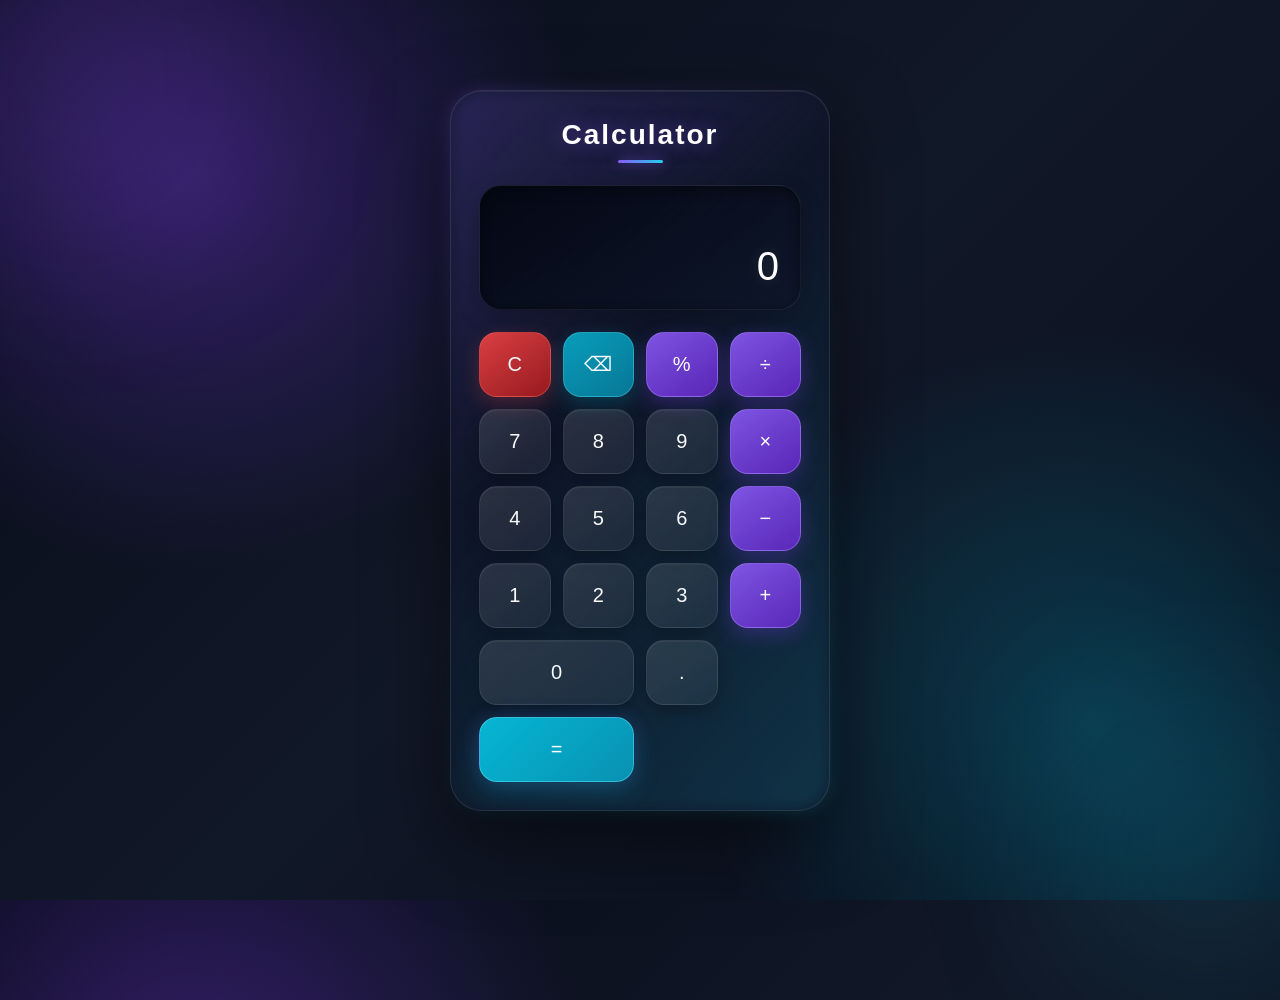
<file: WebDev-L2-Calculator/index.html>
<!DOCTYPE html>
<html lang="en">
<head>
    <meta charset="UTF-8">
    <meta name="viewport" content="width=device-width, initial-scale=1.0">

    <title>Professional Calculator</title>

    <!-- CSS file -->
    <link rel="stylesheet" href="style.css">
</head>

<body>

    <div class="calculator">

        <!-- Calculator heading -->
        <h1>Calculator</h1>

        <!-- Display -->
        <div class="display">
            <div class="previous-display" id="previousDisplay"></div>
            <div class="current-display" id="currentDisplay">0</div>
        </div>

        <!-- Calculator buttons -->
        <div class="buttons">

            <button class="clear" id="clear">C</button>
            <button class="delete" id="delete">⌫</button>
            <button class="operator">%</button>
            <button class="operator">÷</button>

            <button>7</button>
            <button>8</button>
            <button>9</button>
            <button class="operator">×</button>

            <button>4</button>
            <button>5</button>
            <button>6</button>
            <button class="operator">−</button>

            <button>1</button>
            <button>2</button>
            <button>3</button>
            <button class="operator">+</button>

            <button class="zero">0</button>
            <button>.</button>
            <button class="equals" id="equals">=</button>

        </div>

    </div>

    <!-- JavaScript file -->
    <script src="script.js"></script>

</body>
</html>
</file>
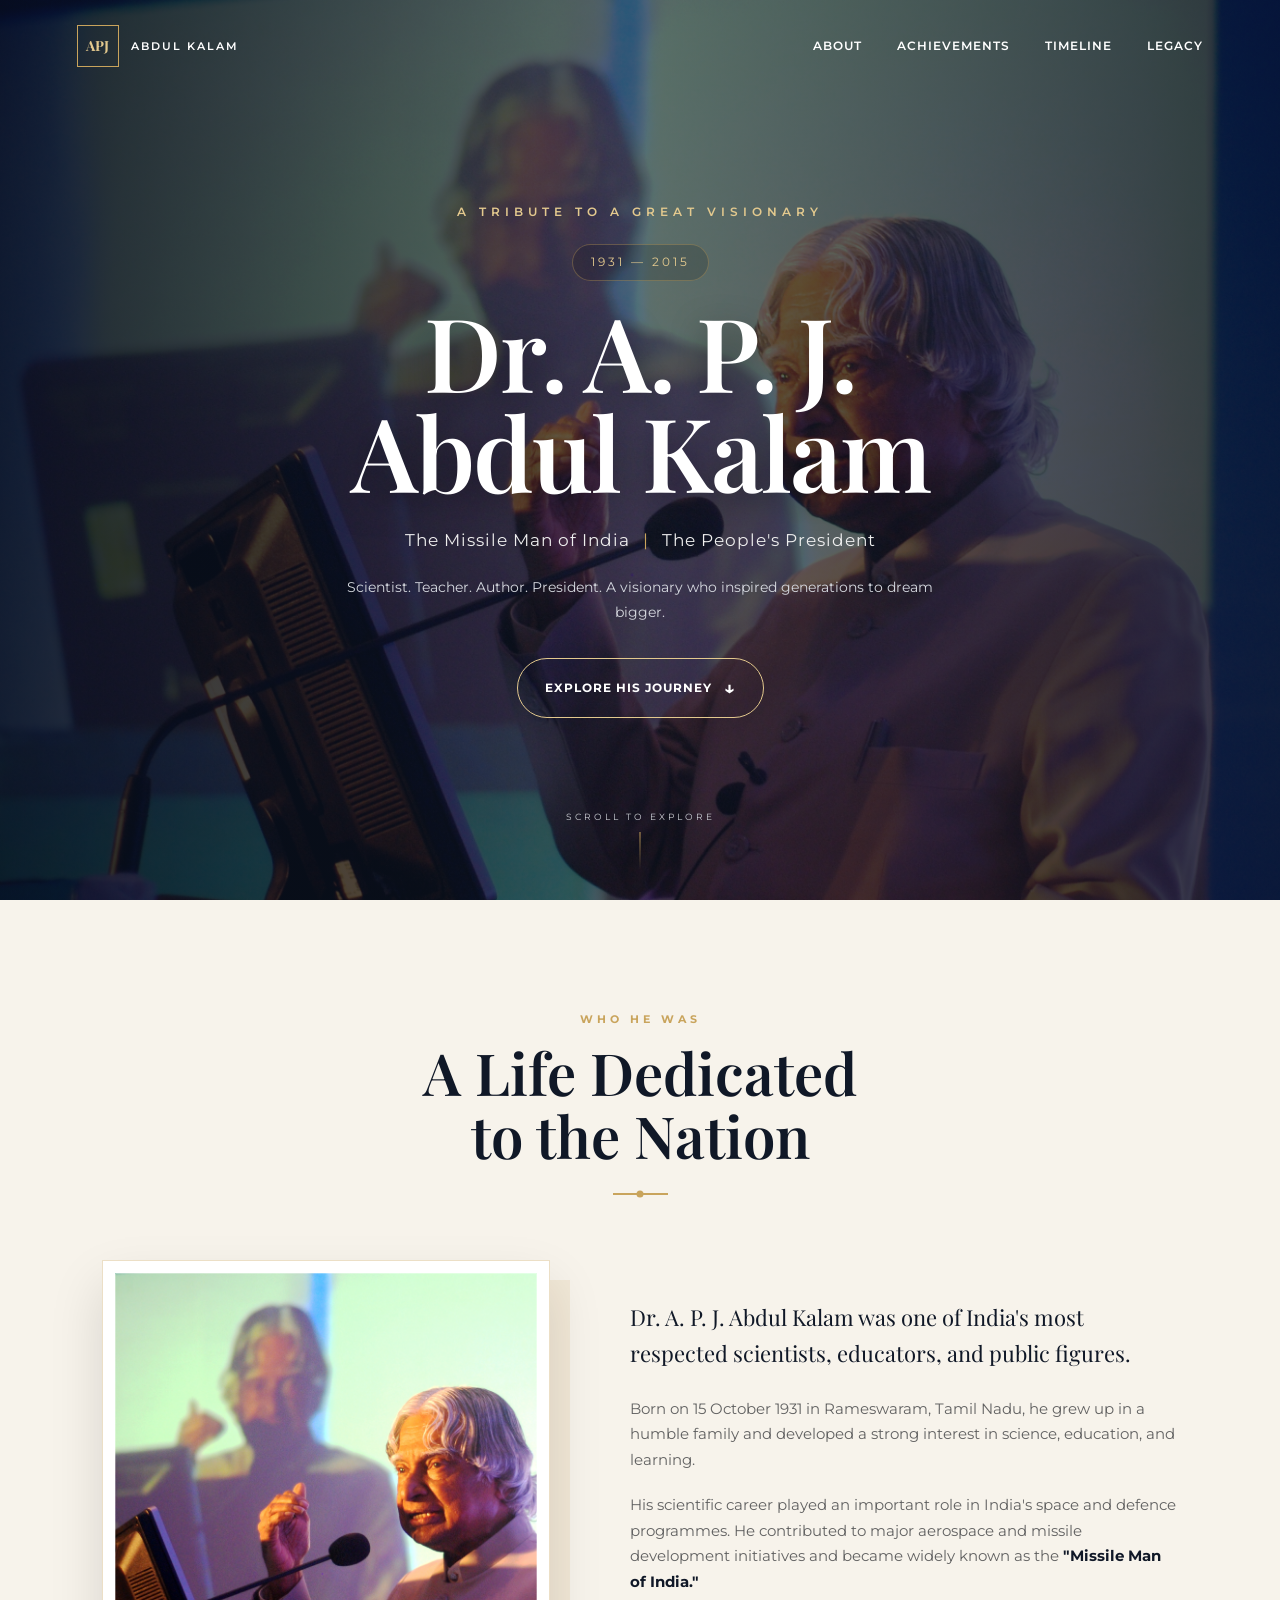
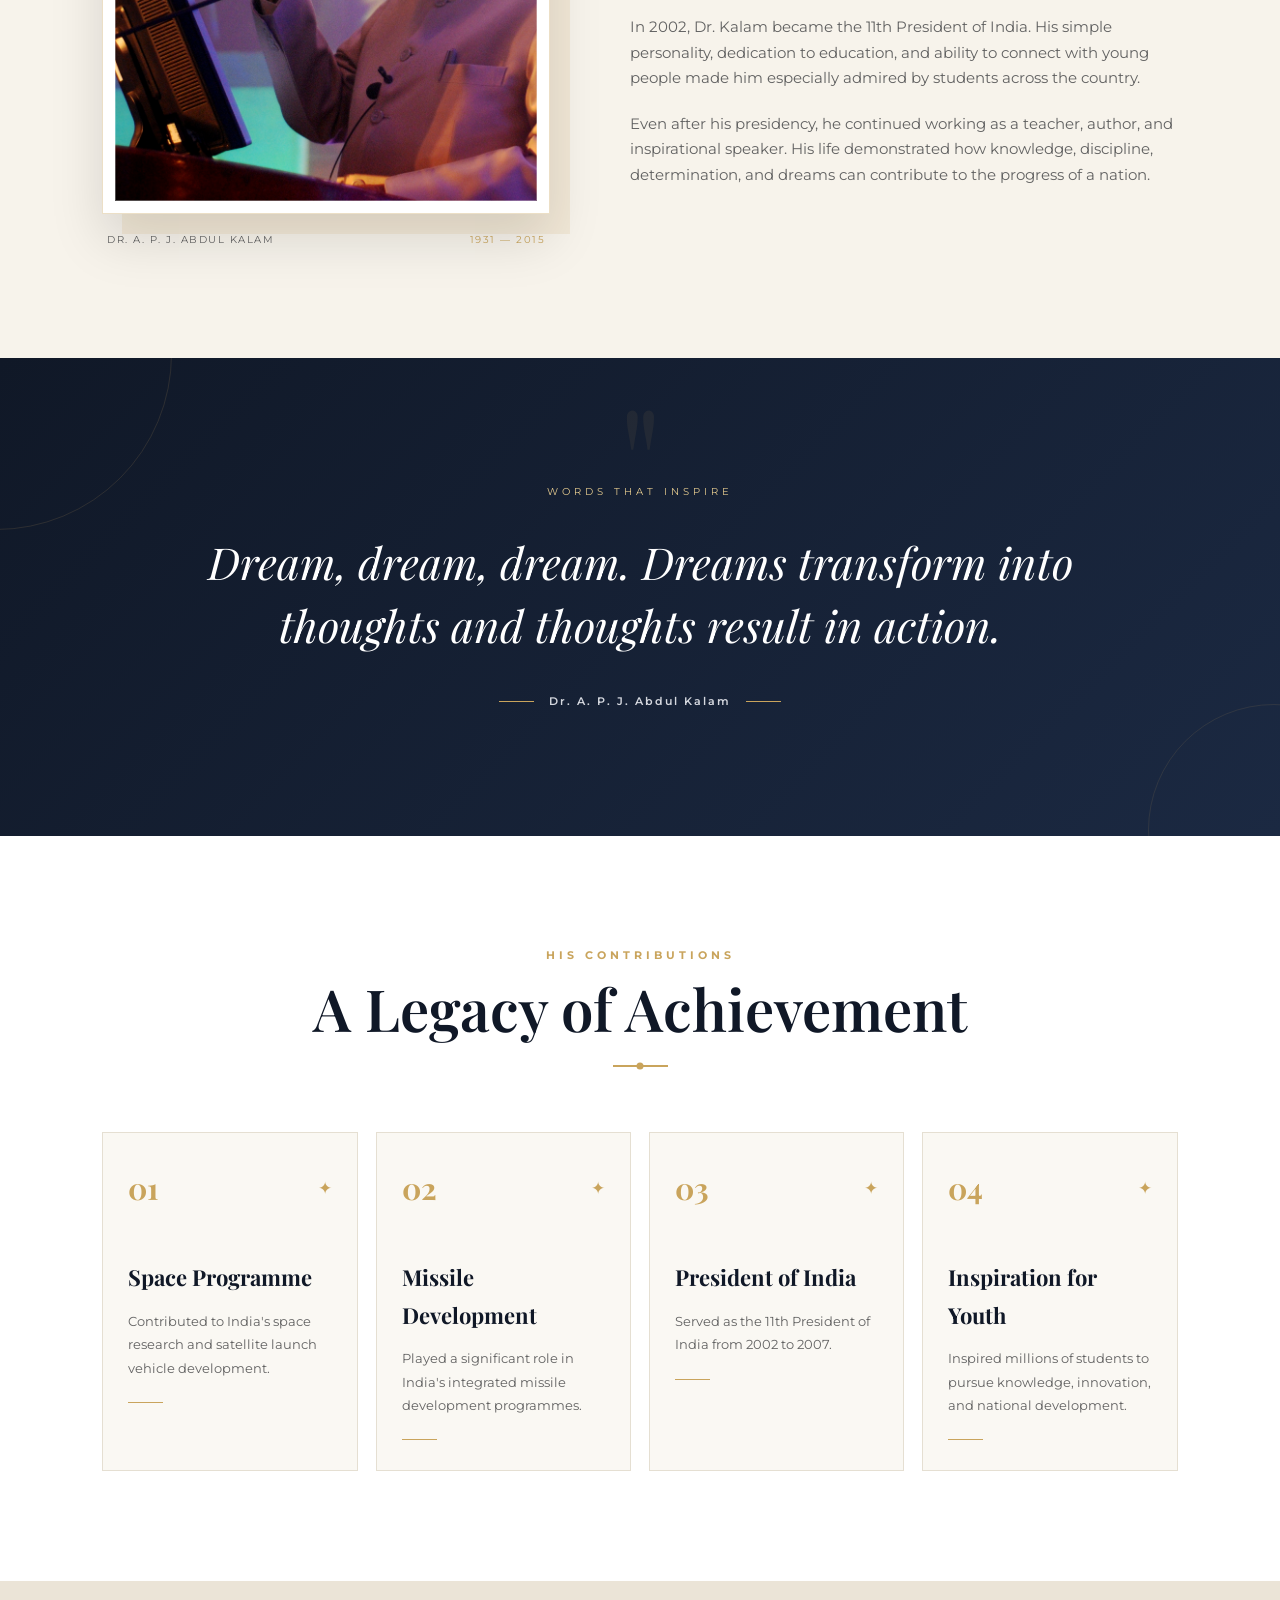
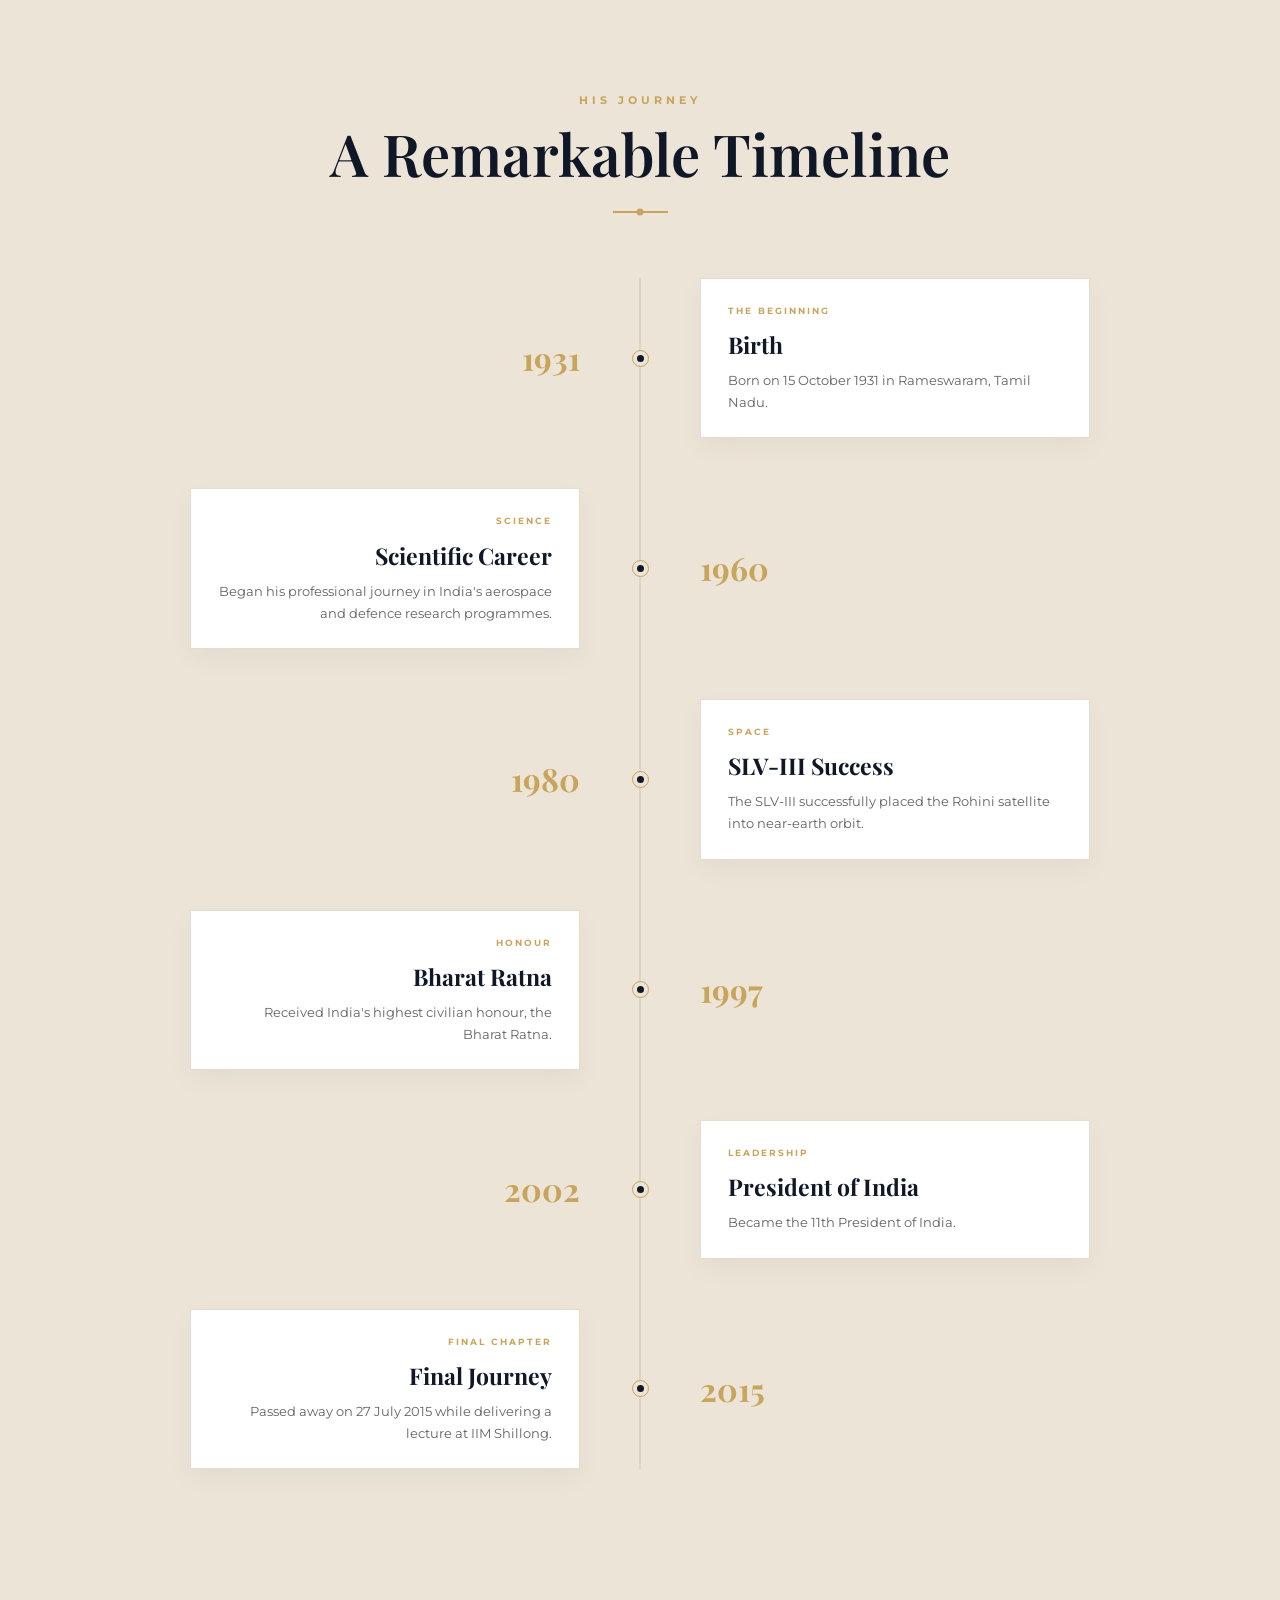
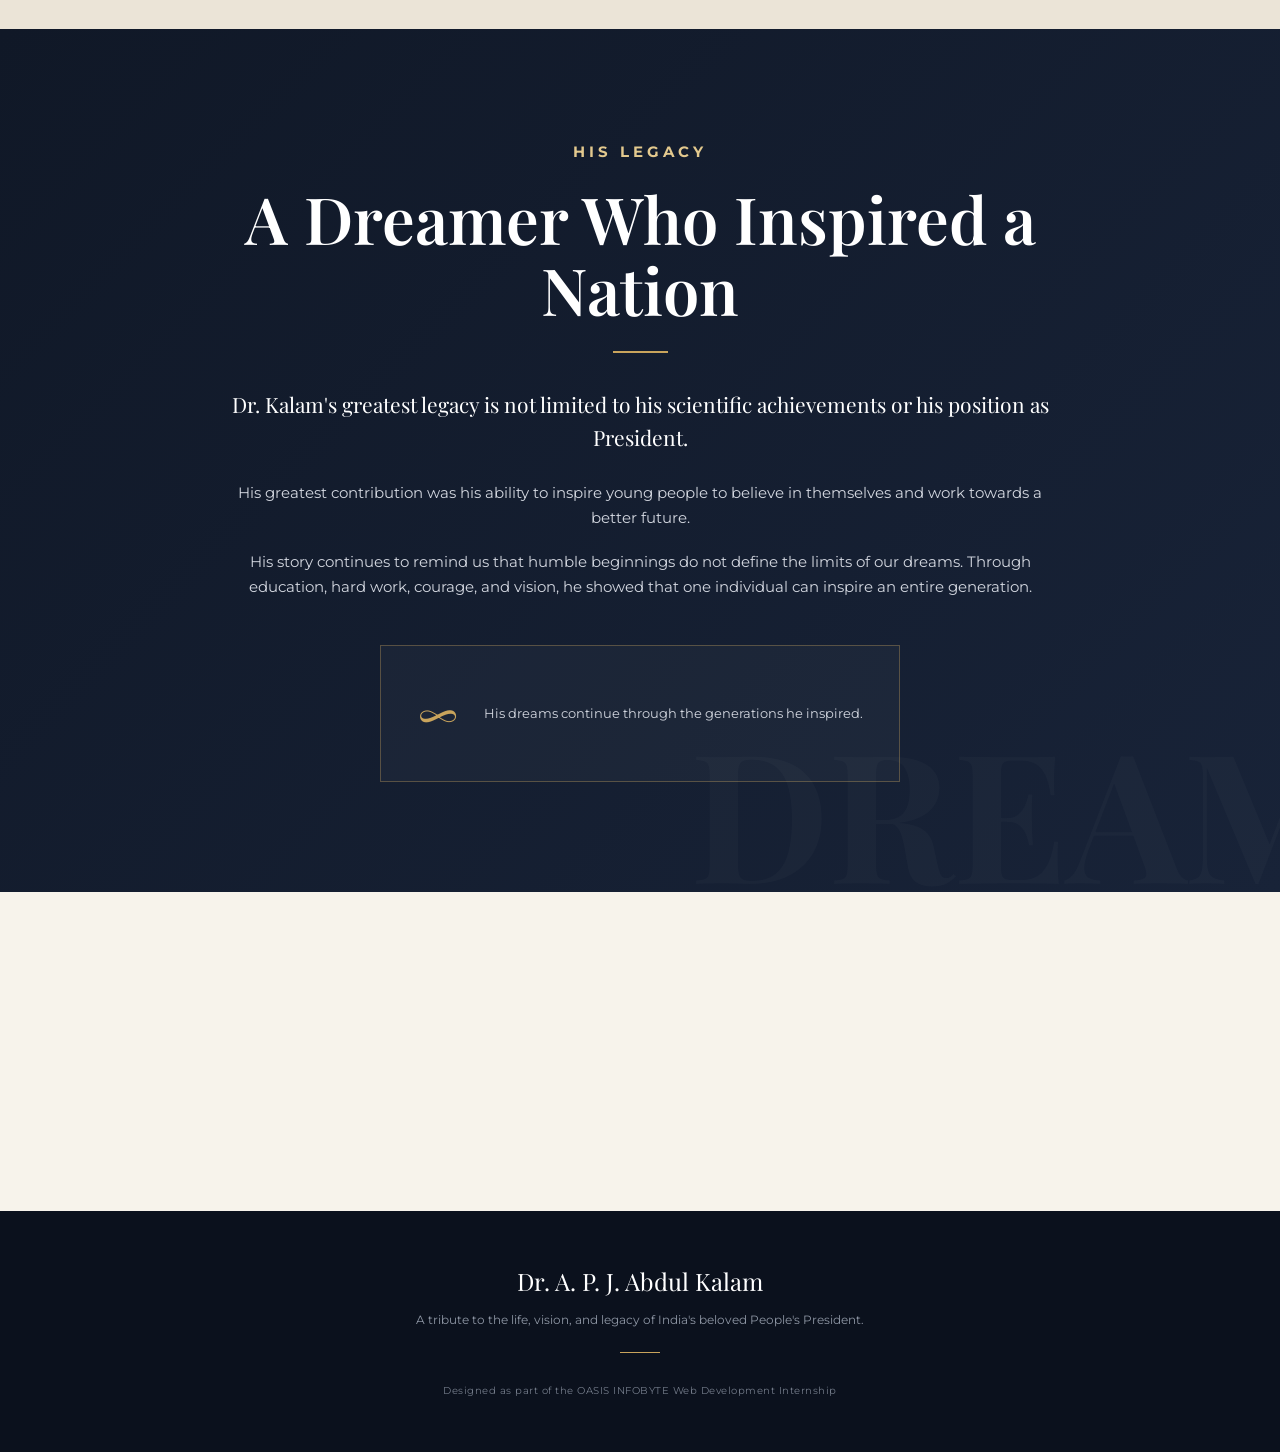
<file: WebDev-L2-TributePage/index.html>
<!DOCTYPE html>
<html lang="en">

<head>
    <meta charset="UTF-8">
    <meta name="viewport" content="width=device-width, initial-scale=1.0">

    <title>Dr. A. P. J. Abdul Kalam | Tribute Page</title>

    <!-- Google Fonts -->
    <link rel="preconnect" href="https://fonts.googleapis.com">
    <link rel="preconnect" href="https://fonts.gstatic.com" crossorigin>

    <link
        href="https://fonts.googleapis.com/css2?family=Montserrat:wght@400;500;600;700&family=Playfair+Display:wght@500;600;700&display=swap"
        rel="stylesheet">

    <!-- CSS -->
    <link rel="stylesheet" href="style.css">
</head>


<body>

    <!-- =========================================
         NAVIGATION
    ========================================== -->

    <nav class="navbar">

        <div class="nav-logo">
            <span>APJ</span>
            <small>ABDUL KALAM</small>
        </div>

        <div class="nav-links">

            <a href="#about">About</a>

            <a href="#achievements">Achievements</a>

            <a href="#timeline">Timeline</a>

            <a href="#legacy">Legacy</a>

        </div>

    </nav>



    <!-- =========================================
         HERO SECTION
    ========================================== -->

    <header class="hero">

        <div class="hero-overlay"></div>

        <div class="hero-content">

            <p class="small-title">
                A TRIBUTE TO A GREAT VISIONARY
            </p>

            <div class="hero-years">
                1931 — 2015
            </div>

            <h1>
                Dr. A. P. J.<br>
                Abdul Kalam
            </h1>

            <p class="tagline">
                The Missile Man of India
                <span>|</span>
                The People's President
            </p>

            <p class="hero-description">
                Scientist. Teacher. Author. President.
                A visionary who inspired generations to dream bigger.
            </p>

            <a href="#about" class="hero-button">
                Explore His Journey
                <span>↓</span>
            </a>

        </div>


        <!-- Scroll Indicator -->

        <div class="scroll-indicator">

            <span>SCROLL TO EXPLORE</span>

            <div class="scroll-line"></div>

        </div>

    </header>



    <!-- =========================================
         ABOUT SECTION
    ========================================== -->

    <section id="about" class="about section reveal">

        <div class="section-heading">

            <p class="section-label">
                WHO HE WAS
            </p>

            <h2>
                A Life Dedicated<br>
                to the Nation
            </h2>

            <div class="heading-line"></div>

        </div>


        <div class="about-container">


            <!-- Image -->

            <div class="image-container">

                <div class="image-frame">

                    <img
                        src="images/kalam.jpg"
                        alt="Dr. A. P. J. Abdul Kalam">

                </div>

                <div class="image-caption">

                    <span>Dr. A. P. J. Abdul Kalam</span>

                    <span>1931 — 2015</span>

                </div>

            </div>


            <!-- Biography -->

            <div class="about-text">

                <p class="intro-text">

                    Dr. A. P. J. Abdul Kalam was one of India's most
                    respected scientists, educators, and public figures.

                </p>

                <p>

                    Born on 15 October 1931 in Rameswaram, Tamil Nadu,
                    he grew up in a humble family and developed a strong
                    interest in science, education, and learning.

                </p>

                <p>

                    His scientific career played an important role in
                    India's space and defence programmes. He contributed
                    to major aerospace and missile development initiatives
                    and became widely known as the
                    <strong>"Missile Man of India."</strong>

                </p>

                <p>

                    In 2002, Dr. Kalam became the 11th President of India.
                    His simple personality, dedication to education, and
                    ability to connect with young people made him especially
                    admired by students across the country.

                </p>

                <p>

                    Even after his presidency, he continued working as a
                    teacher, author, and inspirational speaker. His life
                    demonstrated how knowledge, discipline, determination,
                    and dreams can contribute to the progress of a nation.

                </p>

            </div>

        </div>

    </section>



    <!-- =========================================
         QUOTE SECTION
    ========================================== -->

    <section class="quote-section reveal">

        <div class="quote-decoration">
            "
        </div>

        <div class="quote-content">

            <p class="quote-label">
                WORDS THAT INSPIRE
            </p>

            <blockquote>

                Dream, dream, dream.
                Dreams transform into thoughts
                and thoughts result in action.

            </blockquote>

            <div class="quote-author">

                <span></span>

                <p>
                    Dr. A. P. J. Abdul Kalam
                </p>

                <span></span>

            </div>

        </div>

    </section>



    <!-- =========================================
         ACHIEVEMENTS SECTION
    ========================================== -->

    <section
        id="achievements"
        class="achievements section reveal">

        <div class="section-heading">

            <p class="section-label">
                HIS CONTRIBUTIONS
            </p>

            <h2>
                A Legacy of Achievement
            </h2>

            <div class="heading-line"></div>

        </div>


        <div class="achievement-grid">


            <!-- Card 1 -->

            <div class="achievement-card">

                <div class="card-top">

                    <span class="achievement-number">
                        01
                    </span>

                    <span class="card-symbol">
                        ✦
                    </span>

                </div>

                <h3>
                    Space Programme
                </h3>

                <p>

                    Contributed to India's space research
                    and satellite launch vehicle development.

                </p>

                <div class="card-line"></div>

            </div>



            <!-- Card 2 -->

            <div class="achievement-card">

                <div class="card-top">

                    <span class="achievement-number">
                        02
                    </span>

                    <span class="card-symbol">
                        ✦
                    </span>

                </div>

                <h3>
                    Missile Development
                </h3>

                <p>

                    Played a significant role in India's
                    integrated missile development programmes.

                </p>

                <div class="card-line"></div>

            </div>



            <!-- Card 3 -->

            <div class="achievement-card">

                <div class="card-top">

                    <span class="achievement-number">
                        03
                    </span>

                    <span class="card-symbol">
                        ✦
                    </span>

                </div>

                <h3>
                    President of India
                </h3>

                <p>

                    Served as the 11th President of India
                    from 2002 to 2007.

                </p>

                <div class="card-line"></div>

            </div>



            <!-- Card 4 -->

            <div class="achievement-card">

                <div class="card-top">

                    <span class="achievement-number">
                        04
                    </span>

                    <span class="card-symbol">
                        ✦
                    </span>

                </div>

                <h3>
                    Inspiration for Youth
                </h3>

                <p>

                    Inspired millions of students to pursue
                    knowledge, innovation, and national development.

                </p>

                <div class="card-line"></div>

            </div>

        </div>

    </section>



    <!-- =========================================
         TIMELINE SECTION
    ========================================== -->

    <section
        id="timeline"
        class="timeline-section section reveal">

        <div class="section-heading">

            <p class="section-label">
                HIS JOURNEY
            </p>

            <h2>
                A Remarkable Timeline
            </h2>

            <div class="heading-line"></div>

        </div>


        <div class="timeline">


            <!-- 1931 -->

            <div class="timeline-item">

                <div class="timeline-year">
                    1931
                </div>

                <div class="timeline-dot"></div>

                <div class="timeline-content">

                    <span class="timeline-label">
                        THE BEGINNING
                    </span>

                    <h3>
                        Birth
                    </h3>

                    <p>

                        Born on 15 October 1931
                        in Rameswaram, Tamil Nadu.

                    </p>

                </div>

            </div>



            <!-- 1960 -->

            <div class="timeline-item">

                <div class="timeline-year">
                    1960
                </div>

                <div class="timeline-dot"></div>

                <div class="timeline-content">

                    <span class="timeline-label">
                        SCIENCE
                    </span>

                    <h3>
                        Scientific Career
                    </h3>

                    <p>

                        Began his professional journey
                        in India's aerospace and defence
                        research programmes.

                    </p>

                </div>

            </div>



            <!-- 1980 -->

            <div class="timeline-item">

                <div class="timeline-year">
                    1980
                </div>

                <div class="timeline-dot"></div>

                <div class="timeline-content">

                    <span class="timeline-label">
                        SPACE
                    </span>

                    <h3>
                        SLV-III Success
                    </h3>

                    <p>

                        The SLV-III successfully placed
                        the Rohini satellite into
                        near-earth orbit.

                    </p>

                </div>

            </div>



            <!-- 1997 -->

            <div class="timeline-item">

                <div class="timeline-year">
                    1997
                </div>

                <div class="timeline-dot"></div>

                <div class="timeline-content">

                    <span class="timeline-label">
                        HONOUR
                    </span>

                    <h3>
                        Bharat Ratna
                    </h3>

                    <p>

                        Received India's highest
                        civilian honour, the Bharat Ratna.

                    </p>

                </div>

            </div>



            <!-- 2002 -->

            <div class="timeline-item">

                <div class="timeline-year">
                    2002
                </div>

                <div class="timeline-dot"></div>

                <div class="timeline-content">

                    <span class="timeline-label">
                        LEADERSHIP
                    </span>

                    <h3>
                        President of India
                    </h3>

                    <p>

                        Became the 11th President
                        of India.

                    </p>

                </div>

            </div>



            <!-- 2015 -->

            <div class="timeline-item">

                <div class="timeline-year">
                    2015
                </div>

                <div class="timeline-dot"></div>

                <div class="timeline-content">

                    <span class="timeline-label">
                        FINAL CHAPTER
                    </span>

                    <h3>
                        Final Journey
                    </h3>

                    <p>

                        Passed away on 27 July 2015
                        while delivering a lecture
                        at IIM Shillong.

                    </p>

                </div>

            </div>

        </div>

    </section>



    <!-- =========================================
         LEGACY SECTION
    ========================================== -->

    <section
        id="legacy"
        class="legacy section reveal">

        <div class="legacy-content">

            <p class="section-label">
                HIS LEGACY
            </p>

            <h2>
                A Dreamer Who
                Inspired a Nation
            </h2>

            <div class="legacy-line"></div>

            <p class="legacy-intro">

                Dr. Kalam's greatest legacy is not limited
                to his scientific achievements or his position
                as President.

            </p>

            <p>

                His greatest contribution was his ability to
                inspire young people to believe in themselves
                and work towards a better future.

            </p>

            <p>

                His story continues to remind us that humble
                beginnings do not define the limits of our dreams.
                Through education, hard work, courage, and vision,
                he showed that one individual can inspire an
                entire generation.

            </p>


            <div class="legacy-highlight">

                <span class="highlight-number">
                    ∞
                </span>

                <p>
                    His dreams continue through
                    the generations he inspired.
                </p>

            </div>

        </div>

    </section>



    <!-- =========================================
         FINAL MESSAGE
    ========================================== -->

    <section class="final-message reveal">

        <p>
            "Let us sacrifice our today
            so that our children can have a better tomorrow."
        </p>

        <span>
            — Dr. A. P. J. Abdul Kalam
        </span>

    </section>



    <!-- =========================================
         FOOTER
    ========================================== -->

    <footer>

        <div class="footer-content">

            <div class="footer-title">
                Dr. A. P. J. Abdul Kalam
            </div>

            <p>
                A tribute to the life, vision, and legacy
                of India's beloved People's President.
            </p>

            <div class="footer-divider"></div>

            <small>
                Designed as part of the OASIS INFOBYTE
                Web Development Internship
            </small>

        </div>

    </footer>



    <!-- JavaScript -->

    <script src="script.js"></script>

</body>

</html>
</file>
<file: WebDev-L2-Calculator/style.css>
/* =========================================
   PREMIUM CALCULATOR
   OASIS INFOBYTE - Web Development
========================================= */


/* ---------- RESET ---------- */

* {
    margin: 0;
    padding: 0;
    box-sizing: border-box;
}


/* ---------- BODY ---------- */

body {
    min-height: 100vh;

    display: flex;
    justify-content: center;
    align-items: center;

    padding: 20px;

    font-family: "Segoe UI", Arial, sans-serif;

    background:
        radial-gradient(circle at 15% 20%, rgba(124, 58, 237, 0.35), transparent 30%),
        radial-gradient(circle at 85% 80%, rgba(6, 182, 212, 0.25), transparent 30%),
        linear-gradient(135deg, #070b18, #111827 50%, #080d1c);

    overflow: hidden;

    position: relative;
}


/* ---------- DECORATIVE BACKGROUND ---------- */

body::before {
    content: "";

    position: absolute;

    width: 350px;
    height: 350px;

    border-radius: 50%;

    background: rgba(139, 92, 246, 0.12);

    filter: blur(80px);

    top: -100px;
    left: -100px;
}


body::after {
    content: "";

    position: absolute;

    width: 300px;
    height: 300px;

    border-radius: 50%;

    background: rgba(34, 211, 238, 0.10);

    filter: blur(80px);

    bottom: -100px;
    right: -80px;
}


/* ---------- CALCULATOR ---------- */

.calculator {
    width: 380px;

    padding: 28px;

    position: relative;

    z-index: 2;

    border-radius: 32px;

    background: rgba(15, 23, 42, 0.78);

    backdrop-filter: blur(25px);

    -webkit-backdrop-filter: blur(25px);

    border: 1px solid rgba(255, 255, 255, 0.10);

    box-shadow:
        0 30px 80px rgba(0, 0, 0, 0.55),
        inset 0 1px 1px rgba(255, 255, 255, 0.08);

    animation: calculatorAppear 0.7s ease;
}


/* ---------- CALCULATOR GLOW ---------- */

.calculator::before {
    content: "";

    position: absolute;

    inset: -2px;

    border-radius: 34px;

    background: linear-gradient(
        135deg,
        rgba(139, 92, 246, 0.35),
        transparent 40%,
        rgba(34, 211, 238, 0.25)
    );

    z-index: -1;

    filter: blur(8px);

    opacity: 0.6;
}


/* ---------- HEADER ---------- */

.calculator h1 {
    text-align: center;

    color: #ffffff;

    font-size: 28px;

    font-weight: 600;

    letter-spacing: 2px;

    margin-bottom: 22px;

    text-shadow:
        0 0 20px rgba(139, 92, 246, 0.5);
}


/* Small decorative line */

.calculator h1::after {
    content: "";

    display: block;

    width: 45px;
    height: 3px;

    margin: 9px auto 0;

    border-radius: 10px;

    background: linear-gradient(
        90deg,
        #8b5cf6,
        #22d3ee
    );

    box-shadow:
        0 0 12px rgba(139, 92, 246, 0.8);
}


/* ---------- DISPLAY ---------- */

.display {
    width: 100%;

    min-height: 125px;

    padding: 20px;

    margin-bottom: 22px;

    border-radius: 22px;

    display: flex;

    flex-direction: column;

    justify-content: flex-end;

    align-items: flex-end;

    overflow: hidden;

    background:
        linear-gradient(
            145deg,
            rgba(3, 7, 18, 0.95),
            rgba(15, 23, 42, 0.85)
        );

    border: 1px solid rgba(255, 255, 255, 0.07);

    box-shadow:
        inset 0 3px 12px rgba(0, 0, 0, 0.45),
        0 8px 25px rgba(0, 0, 0, 0.20);
}


/* ---------- PREVIOUS EXPRESSION ---------- */

.previous-display {
    min-height: 24px;

    width: 100%;

    text-align: right;

    color: rgba(255, 255, 255, 0.45);

    font-size: 15px;

    letter-spacing: 1px;

    margin-bottom: 7px;

    overflow: hidden;

    white-space: nowrap;
}


/* ---------- CURRENT RESULT ---------- */

.current-display {
    width: 100%;

    text-align: right;

    color: #ffffff;

    font-size: 40px;

    font-weight: 500;

    letter-spacing: 1px;

    overflow-x: auto;

    white-space: nowrap;

    text-shadow:
        0 0 15px rgba(255, 255, 255, 0.15);

    scrollbar-width: none;
}


.current-display::-webkit-scrollbar {
    display: none;
}


/* ---------- BUTTON GRID ---------- */

.buttons {
    display: grid;

    grid-template-columns: repeat(4, 1fr);

    gap: 12px;
}


/* ---------- ALL BUTTONS ---------- */

button {
    height: 65px;

    border: none;

    border-radius: 18px;

    outline: none;

    color: #f8fafc;

    font-size: 20px;

    font-weight: 500;

    cursor: pointer;

    position: relative;

    overflow: hidden;

    background:
        linear-gradient(
            145deg,
            rgba(255, 255, 255, 0.12),
            rgba(255, 255, 255, 0.055)
        );

    border: 1px solid rgba(255, 255, 255, 0.08);

    box-shadow:
        0 7px 15px rgba(0, 0, 0, 0.22),
        inset 0 1px 1px rgba(255, 255, 255, 0.06);

    transition:
        transform 0.18s ease,
        box-shadow 0.18s ease,
        background 0.18s ease;
}


/* ---------- BUTTON SHINE ---------- */

button::before {
    content: "";

    position: absolute;

    top: 0;
    left: -100%;

    width: 70%;
    height: 100%;

    background: linear-gradient(
        90deg,
        transparent,
        rgba(255, 255, 255, 0.12),
        transparent
    );

    transform: skewX(-20deg);

    transition: left 0.5s ease;
}


button:hover::before {
    left: 130%;
}


/* ---------- BUTTON HOVER ---------- */

button:hover {
    transform: translateY(-3px);

    background:
        linear-gradient(
            145deg,
            rgba(255, 255, 255, 0.18),
            rgba(255, 255, 255, 0.08)
        );

    box-shadow:
        0 10px 22px rgba(0, 0, 0, 0.30),
        0 0 15px rgba(139, 92, 246, 0.12);
}


/* ---------- BUTTON PRESS ---------- */

button:active {
    transform: scale(0.94) translateY(0);

    box-shadow:
        0 3px 8px rgba(0, 0, 0, 0.25);
}


/* ---------- OPERATOR BUTTONS ---------- */

.operator {
    color: #ffffff;

    background:
        linear-gradient(
            145deg,
            rgba(139, 92, 246, 0.90),
            rgba(109, 40, 217, 0.80)
        );

    border: 1px solid rgba(167, 139, 250, 0.45);

    box-shadow:
        0 7px 20px rgba(124, 58, 237, 0.30);
}


.operator:hover {
    background:
        linear-gradient(
            145deg,
            rgba(167, 139, 250, 1),
            rgba(124, 58, 237, 0.95)
        );

    box-shadow:
        0 10px 25px rgba(124, 58, 237, 0.45),
        0 0 18px rgba(139, 92, 246, 0.25);
}


/* ---------- CLEAR BUTTON ---------- */

.clear {
    background:
        linear-gradient(
            145deg,
            rgba(239, 68, 68, 0.90),
            rgba(185, 28, 28, 0.80)
        );

    border-color: rgba(248, 113, 113, 0.35);

    box-shadow:
        0 7px 20px rgba(239, 68, 68, 0.25);
}


.clear:hover {
    background:
        linear-gradient(
            145deg,
            rgba(248, 113, 113, 1),
            rgba(220, 38, 38, 0.95)
        );

    box-shadow:
        0 10px 25px rgba(239, 68, 68, 0.40);
}


/* ---------- DELETE BUTTON ---------- */

.delete {
    background:
        linear-gradient(
            145deg,
            rgba(6, 182, 212, 0.85),
            rgba(8, 145, 178, 0.80)
        );

    border-color: rgba(103, 232, 249, 0.30);

    box-shadow:
        0 7px 20px rgba(6, 182, 212, 0.22);
}


.delete:hover {
    background:
        linear-gradient(
            145deg,
            rgba(34, 211, 238, 1),
            rgba(6, 182, 212, 0.95)
        );

    box-shadow:
        0 10px 25px rgba(6, 182, 212, 0.40);
}


/* ---------- EQUAL BUTTON ---------- */

.equals {
    grid-column: span 2;

    color: #ffffff;

    background:
        linear-gradient(
            135deg,
            #06b6d4,
            #0891b2,
            #7c3aed
        );

    background-size: 200% 200%;

    border: 1px solid rgba(103, 232, 249, 0.45);

    box-shadow:
        0 8px 25px rgba(6, 182, 212, 0.25),
        0 0 20px rgba(124, 58, 237, 0.15);

    animation: equalGlow 4s ease infinite;
}


.equals:hover {
    box-shadow:
        0 12px 30px rgba(6, 182, 212, 0.40),
        0 0 25px rgba(124, 58, 237, 0.30);
}


/* ---------- ZERO BUTTON ---------- */

.zero {
    grid-column: span 2;
}


/* ---------- ANIMATIONS ---------- */

@keyframes calculatorAppear {

    from {
        opacity: 0;

        transform:
            translateY(30px)
            scale(0.95);
    }

    to {
        opacity: 1;

        transform:
            translateY(0)
            scale(1);
    }
}


@keyframes equalGlow {

    0% {
        background-position: 0% 50%;
    }

    50% {
        background-position: 100% 50%;
    }

    100% {
        background-position: 0% 50%;
    }
}


/* ---------- MOBILE RESPONSIVE ---------- */

@media (max-width: 450px) {

    body {
        padding: 15px;
    }


    .calculator {
        width: 100%;

        max-width: 380px;

        padding: 22px;

        border-radius: 28px;
    }


    .calculator h1 {
        font-size: 25px;
    }


    .display {
        min-height: 115px;

        padding: 17px;
    }


    .current-display {
        font-size: 34px;
    }


    .buttons {
        gap: 9px;
    }


    button {
        height: 58px;

        border-radius: 15px;

        font-size: 18px;
    }
}


/* ---------- VERY SMALL SCREENS ---------- */

@media (max-width: 340px) {

    .calculator {
        padding: 17px;
    }


    button {
        height: 53px;

        font-size: 17px;
    }


    .current-display {
        font-size: 30px;
    }
}
</file>
<file: WebDev-L2-TributePage/style.css>
/* =====================================================
   DR. A. P. J. ABDUL KALAM — TRIBUTE PAGE
   Premium Editorial Design
===================================================== */


/* =====================================================
   ROOT VARIABLES
===================================================== */

:root {
    --navy: #101827;
    --navy-light: #182338;
    --gold: #c9a45c;
    --gold-light: #e3c98e;

    --cream: #f7f3eb;
    --cream-dark: #ebe4d7;
    --white: #ffffff;

    --text: #252525;
    --text-light: #626262;

    --border: rgba(201, 164, 92, 0.35);

    --heading-font: "Playfair Display", serif;
    --body-font: "Montserrat", sans-serif;
}


/* =====================================================
   RESET
===================================================== */

* {
    margin: 0;
    padding: 0;
    box-sizing: border-box;
}

html {
    scroll-behavior: smooth;
}

body {
    font-family: var(--body-font);
    color: var(--text);
    line-height: 1.7;
    background: var(--cream);
    overflow-x: hidden;
}

a {
    text-decoration: none;
}

img {
    max-width: 100%;
}

::selection {
    background: var(--gold);
    color: var(--white);
}


/* =====================================================
   NAVIGATION
===================================================== */

.navbar {
    position: absolute;
    top: 0;
    left: 0;

    width: 100%;

    padding: 25px 6%;

    display: flex;
    justify-content: space-between;
    align-items: center;

    z-index: 20;

    color: var(--white);
}


/* Logo */

.nav-logo {
    display: flex;
    align-items: center;
    gap: 12px;
}

.nav-logo span {
    width: 42px;
    height: 42px;

    display: flex;
    align-items: center;
    justify-content: center;

    border: 1px solid var(--gold);

    color: var(--gold-light);

    font-family: var(--heading-font);
    font-size: 14px;
    font-weight: 700;
}

.nav-logo small {
    font-size: 11px;
    letter-spacing: 2px;
    font-weight: 600;
}


/* Navigation Links */

.nav-links {
    display: flex;
    gap: 35px;
}

.nav-links a {
    position: relative;

    color: white;

    font-size: 12px;
    font-weight: 600;

    letter-spacing: 1px;

    text-transform: uppercase;

    transition: 0.3s ease;
}

.nav-links a::after {
    content: "";

    position: absolute;

    left: 0;
    bottom: -8px;

    width: 0;
    height: 1px;

    background: var(--gold);

    transition: width 0.3s ease;
}

.nav-links a:hover {
    color: var(--gold-light);
}

.nav-links a:hover::after {
    width: 100%;
}


/* =====================================================
   HERO
===================================================== */

.hero {
    position: relative;

    min-height: 100vh;

    display: flex;
    align-items: center;
    justify-content: center;

    text-align: center;

    color: white;

    padding: 100px 20px 80px;

    background-image: url("images/kalam.jpg");

    background-size: cover;
    background-position: center;

    overflow: hidden;
}


/* Dark overlay */

.hero-overlay {
    position: absolute;

    inset: 0;

    background:
        linear-gradient(
            90deg,
            rgba(7, 14, 28, 0.88),
            rgba(16, 24, 39, 0.62),
            rgba(7, 14, 28, 0.82)
        );

    z-index: 1;
}


/* Gold glow */

.hero::after {
    content: "";

    position: absolute;

    width: 500px;
    height: 500px;

    border-radius: 50%;

    background: rgba(201, 164, 92, 0.08);

    filter: blur(80px);

    right: -150px;
    bottom: -150px;
}


/* Hero content */

.hero-content {
    position: relative;

    max-width: 1000px;

    z-index: 3;

    animation: heroAppear 1.2s ease forwards;
}

.small-title {
    font-size: 12px;

    font-weight: 600;

    letter-spacing: 5px;

    margin-bottom: 22px;

    color: var(--gold-light);
}


/* Years */

.hero-years {
    display: inline-block;

    margin-bottom: 20px;

    padding: 7px 18px;

    border: 1px solid var(--border);

    border-radius: 30px;

    font-size: 12px;

    letter-spacing: 3px;

    color: var(--gold-light);

    background: rgba(0, 0, 0, 0.15);
}


/* Main heading */

.hero h1 {
    font-family: var(--heading-font);

    font-size: clamp(52px, 8vw, 105px);

    font-weight: 600;

    line-height: 0.98;

    letter-spacing: -2px;

    margin-bottom: 25px;

    text-shadow:
        0 10px 35px rgba(0, 0, 0, 0.4);
}


/* Tagline */

.tagline {
    font-size: 17px;

    letter-spacing: 1px;

    margin-bottom: 20px;

    color: #eeeeee;
}

.tagline span {
    color: var(--gold);
    margin: 0 8px;
}


/* Description */

.hero-description {
    max-width: 600px;

    margin: 0 auto 32px;

    color: #d5d8df;

    font-size: 14px;

    line-height: 1.8;
}


/* Button */

.hero-button {
    display: inline-flex;

    align-items: center;

    gap: 12px;

    padding: 14px 27px;

    border: 1px solid var(--gold-light);

    border-radius: 40px;

    color: white;

    font-size: 12px;

    font-weight: 700;

    letter-spacing: 1px;

    text-transform: uppercase;

    transition:
        background 0.3s ease,
        color 0.3s ease,
        transform 0.3s ease;
}

.hero-button span {
    font-size: 18px;
}

.hero-button:hover {
    background: var(--gold);

    color: var(--navy);

    transform: translateY(-4px);
}


/* Scroll indicator */

.scroll-indicator {
    position: absolute;

    bottom: 30px;
    left: 50%;

    transform: translateX(-50%);

    z-index: 5;

    display: flex;
    flex-direction: column;

    align-items: center;

    gap: 8px;

    color: #cfd2d8;

    font-size: 9px;

    letter-spacing: 3px;
}

.scroll-line {
    width: 1px;
    height: 38px;

    background: linear-gradient(
        to bottom,
        var(--gold),
        transparent
    );

    animation: scrollMove 1.7s infinite;
}


/* =====================================================
   GENERAL SECTION
===================================================== */

.section {
    padding: 110px 8%;
}

.section-heading {
    text-align: center;

    margin-bottom: 65px;
}

.section-label {
    font-size: 11px;

    font-weight: 700;

    letter-spacing: 4px;

    color: var(--gold);

    text-transform: uppercase;

    margin-bottom: 12px;
}

.section-heading h2 {
    font-family: var(--heading-font);

    font-size: clamp(36px, 5vw, 58px);

    line-height: 1.1;

    font-weight: 600;

    color: var(--navy);
}

.heading-line {
    width: 55px;
    height: 2px;

    background: var(--gold);

    margin: 25px auto 0;

    position: relative;
}

.heading-line::after {
    content: "";

    position: absolute;

    left: 50%;

    top: 50%;

    transform: translate(-50%, -50%);

    width: 7px;
    height: 7px;

    background: var(--gold);

    border-radius: 50%;
}


/* =====================================================
   ABOUT
===================================================== */

.about {
    background: var(--cream);
}

.about-container {
    max-width: 1150px;

    margin: auto;

    display: grid;

    grid-template-columns: 0.9fr 1.1fr;

    gap: 80px;

    align-items: center;
}


/* Image */

.image-container {
    position: relative;

    max-width: 500px;

    margin: auto;
}

.image-frame {
    position: relative;

    overflow: hidden;

    border: 1px solid var(--border);

    padding: 12px;

    background: var(--white);

    box-shadow:
        20px 20px 0 rgba(201, 164, 92, 0.15),
        0 25px 50px rgba(0, 0, 0, 0.13);
}

.image-frame::before {
    content: "";

    position: absolute;

    inset: 12px;

    border: 1px solid rgba(255, 255, 255, 0.3);

    z-index: 2;

    pointer-events: none;
}

.image-frame img {
    width: 100%;

    display: block;

    aspect-ratio: 4 / 5;

    object-fit: cover;

    transition: transform 0.7s ease;
}

.image-container:hover img {
    transform: scale(1.04);
}


/* Image caption */

.image-caption {
    display: flex;

    justify-content: space-between;

    margin-top: 17px;

    padding: 0 5px;

    font-size: 10px;

    letter-spacing: 1.5px;

    text-transform: uppercase;

    color: var(--text-light);
}

.image-caption span:last-child {
    color: var(--gold);
}


/* Biography */

.about-text {
    color: var(--text-light);

    font-size: 15px;
}

.about-text p {
    margin-bottom: 20px;
}

.about-text .intro-text {
    font-family: var(--heading-font);

    font-size: 22px;

    line-height: 1.6;

    color: var(--navy);

    margin-bottom: 25px;
}

.about-text strong {
    color: var(--navy);
}


/* =====================================================
   QUOTE
===================================================== */

.quote-section {
    position: relative;

    padding: 125px 8%;

    background:
        linear-gradient(
            135deg,
            var(--navy),
            #1b2942
        );

    color: white;

    text-align: center;

    overflow: hidden;
}

.quote-section::before {
    content: "";

    position: absolute;

    width: 350px;
    height: 350px;

    border: 1px solid rgba(201, 164, 92, 0.15);

    border-radius: 50%;

    left: -180px;
    top: -180px;
}

.quote-section::after {
    content: "";

    position: absolute;

    width: 250px;
    height: 250px;

    border: 1px solid rgba(201, 164, 92, 0.12);

    border-radius: 50%;

    right: -120px;
    bottom: -120px;
}

.quote-decoration {
    position: absolute;

    top: 25px;
    left: 50%;

    transform: translateX(-50%);

    font-family: var(--heading-font);

    font-size: 150px;

    color: rgba(201, 164, 92, 0.08);

    line-height: 1;
}

.quote-content {
    position: relative;

    max-width: 900px;

    margin: auto;

    z-index: 2;
}

.quote-label {
    font-size: 10px;

    letter-spacing: 4px;

    color: var(--gold-light);
}

blockquote {
    font-family: var(--heading-font);

    font-size: clamp(28px, 4vw, 44px);

    font-style: italic;

    line-height: 1.45;

    margin: 30px 0 35px;
}

.quote-author {
    display: flex;

    align-items: center;

    justify-content: center;

    gap: 15px;
}

.quote-author span {
    width: 35px;
    height: 1px;

    background: var(--gold);
}

.quote-author p {
    font-size: 11px;

    font-weight: 600;

    letter-spacing: 2px;

    color: #d5d8df;
}


/* =====================================================
   ACHIEVEMENTS
===================================================== */

.achievements {
    background: white;
}

.achievement-grid {
    max-width: 1150px;

    margin: auto;

    display: grid;

    grid-template-columns: repeat(4, 1fr);

    gap: 18px;
}

.achievement-card {
    position: relative;

    min-height: 290px;

    padding: 30px 25px;

    background: #faf8f3;

    border: 1px solid #e5dfd2;

    transition:
        transform 0.35s ease,
        box-shadow 0.35s ease,
        background 0.35s ease;

    overflow: hidden;
}

.achievement-card::before {
    content: "";

    position: absolute;

    left: 0;
    top: 0;

    width: 3px;
    height: 0;

    background: var(--gold);

    transition: height 0.4s ease;
}

.achievement-card:hover {
    transform: translateY(-10px);

    background: white;

    box-shadow: 0 20px 45px rgba(0, 0, 0, 0.09);
}

.achievement-card:hover::before {
    height: 100%;
}

.card-top {
    display: flex;

    justify-content: space-between;

    align-items: center;

    margin-bottom: 45px;
}

.achievement-number {
    font-family: var(--heading-font);

    font-size: 30px;

    color: var(--gold);

    font-weight: 700;
}

.card-symbol {
    color: var(--gold);

    font-size: 17px;
}

.achievement-card h3 {
    font-family: var(--heading-font);

    font-size: 22px;

    color: var(--navy);

    margin-bottom: 13px;
}

.achievement-card p {
    font-size: 13px;

    color: var(--text-light);

    line-height: 1.8;
}

.card-line {
    width: 35px;
    height: 1px;

    background: var(--gold);

    margin-top: 22px;
}


/* =====================================================
   TIMELINE
===================================================== */

.timeline-section {
    background: var(--cream-dark);
}

.timeline {
    max-width: 900px;

    margin: auto;

    position: relative;
}


/* Central line */

.timeline::before {
    content: "";

    position: absolute;

    left: 50%;

    top: 0;
    bottom: 0;

    width: 1px;

    background: #cfc5b4;

    transform: translateX(-50%);
}

.timeline-item {
    display: grid;

    grid-template-columns: 1fr 70px 1fr;

    align-items: center;

    gap: 25px;

    margin-bottom: 50px;

    position: relative;
}

.timeline-item:nth-child(odd) .timeline-year {
    text-align: right;
}

.timeline-item:nth-child(even) .timeline-year {
    grid-column: 3;
    grid-row: 1;

    text-align: left;
}

.timeline-item:nth-child(even) .timeline-content {
    grid-column: 1;
    grid-row: 1;

    text-align: right;
}

.timeline-year {
    font-family: var(--heading-font);

    font-size: 32px;

    font-weight: 700;

    color: var(--gold);
}

.timeline-dot {
    grid-column: 2;

    grid-row: 1;

    justify-self: center;

    width: 15px;
    height: 15px;

    background: var(--navy);

    border: 4px solid var(--cream-dark);

    outline: 1px solid var(--gold);

    border-radius: 50%;

    z-index: 2;
}

.timeline-content {
    padding: 24px 27px;

    background: white;

    border: 1px solid #e3dccf;

    box-shadow: 0 10px 25px rgba(0, 0, 0, 0.04);

    transition: transform 0.3s ease;
}

.timeline-content:hover {
    transform: translateY(-5px);
}

.timeline-label {
    display: block;

    font-size: 9px;

    letter-spacing: 2px;

    color: var(--gold);

    font-weight: 700;

    margin-bottom: 7px;
}

.timeline-content h3 {
    font-family: var(--heading-font);

    color: var(--navy);

    font-size: 23px;

    margin-bottom: 5px;
}

.timeline-content p {
    color: var(--text-light);

    font-size: 13px;
}


/* =====================================================
   LEGACY
===================================================== */

.legacy {
    position: relative;

    background:
        linear-gradient(
            135deg,
            #101827,
            #182338
        );

    color: white;

    text-align: center;

    overflow: hidden;
}

.legacy::before {
    content: "DREAM";

    position: absolute;

    right: -70px;
    bottom: -70px;

    font-family: var(--heading-font);

    font-size: 180px;

    font-weight: 700;

    color: rgba(255, 255, 255, 0.025);

    pointer-events: none;
}

.legacy-content {
    max-width: 850px;

    margin: auto;

    position: relative;

    z-index: 2;
}

.legacy .section-label {
    color: var(--gold-light);
}

.legacy h2 {
    font-family: var(--heading-font);

    font-size: clamp(40px, 6vw, 65px);

    line-height: 1.1;

    font-weight: 600;

    margin: 15px 0 25px;
}

.legacy-line {
    width: 55px;
    height: 2px;

    background: var(--gold);

    margin: 0 auto 35px;
}

.legacy p {
    color: #d2d6df;

    font-size: 15px;

    margin-bottom: 18px;
}

.legacy .legacy-intro {
    font-family: var(--heading-font);

    color: white;

    font-size: 21px;

    line-height: 1.6;

    margin-bottom: 25px;
}


/* Legacy highlight */

.legacy-highlight {
    display: flex;

    align-items: center;

    justify-content: center;

    gap: 25px;

    max-width: 520px;

    margin: 45px auto 0;

    padding: 25px;

    border: 1px solid var(--border);

    background: rgba(255, 255, 255, 0.03);
}

.highlight-number {
    font-family: var(--heading-font);

    font-size: 50px;

    color: var(--gold);
}

.legacy-highlight p {
    margin: 0;

    text-align: left;

    font-size: 13px;
}


/* =====================================================
   FINAL MESSAGE
===================================================== */

.final-message {
    padding: 80px 8%;

    background: var(--cream);

    text-align: center;
}

.final-message p {
    max-width: 850px;

    margin: auto auto 18px;

    font-family: var(--heading-font);

    font-size: clamp(25px, 4vw, 38px);

    line-height: 1.5;

    font-style: italic;

    color: var(--navy);
}

.final-message span {
    font-size: 11px;

    font-weight: 700;

    letter-spacing: 2px;

    color: var(--gold);

    text-transform: uppercase;
}


/* =====================================================
   FOOTER
===================================================== */

footer {
    padding: 50px 20px;

    background: #0b111d;

    color: #aeb4bf;

    text-align: center;
}

.footer-content {
    max-width: 700px;

    margin: auto;
}

.footer-title {
    font-family: var(--heading-font);

    font-size: 24px;

    color: white;

    margin-bottom: 8px;
}

.footer-content p {
    font-size: 12px;

    color: #8e96a4;
}

.footer-divider {
    width: 40px;
    height: 1px;

    background: var(--gold);

    margin: 22px auto;
}

.footer-content small {
    font-size: 10px;

    color: #737b89;

    letter-spacing: 0.5px;
}


/* =====================================================
   SCROLL REVEAL ANIMATION
===================================================== */

.reveal {
    opacity: 0;

    transform: translateY(40px);

    transition:
        opacity 0.9s ease,
        transform 0.9s ease;
}

.reveal.show {
    opacity: 1;

    transform: translateY(0);
}


/* Timeline animation */

.timeline-item {
    opacity: 0;

    transform: translateY(25px);

    transition:
        opacity 0.7s ease,
        transform 0.7s ease;
}

.timeline-item.show {
    opacity: 1;

    transform: translateY(0);
}


/* Achievement animation */

.achievement-card {
    opacity: 0;

    transform: translateY(25px);
}

.achievement-card.show {
    opacity: 1;

    transform: translateY(0);

    transition:
        opacity 0.6s ease,
        transform 0.6s ease,
        box-shadow 0.35s ease,
        background 0.35s ease;
}


/* =====================================================
   BACK TO TOP BUTTON
===================================================== */

.top-button {
    position: fixed;

    right: 25px;
    bottom: 25px;

    width: 45px;
    height: 45px;

    border: 1px solid var(--gold);

    border-radius: 50%;

    background: var(--navy);

    color: var(--gold-light);

    font-size: 20px;

    cursor: pointer;

    opacity: 0;

    visibility: hidden;

    transform: translateY(15px);

    transition: 0.3s ease;

    z-index: 100;
}

.top-button.visible {
    opacity: 1;

    visibility: visible;

    transform: translateY(0);
}

.top-button:hover {
    background: var(--gold);

    color: var(--navy);
}


/* =====================================================
   ANIMATIONS
===================================================== */

@keyframes heroAppear {

    from {
        opacity: 0;
        transform: translateY(25px);
    }

    to {
        opacity: 1;
        transform: translateY(0);
    }

}


@keyframes scrollMove {

    0% {
        opacity: 0;
        transform: translateY(-5px);
    }

    50% {
        opacity: 1;
    }

    100% {
        opacity: 0;
        transform: translateY(10px);
    }

}


/* =====================================================
   TABLET
===================================================== */

@media (max-width: 1000px) {

    .achievement-grid {
        grid-template-columns: repeat(2, 1fr);
    }

    .about-container {
        gap: 50px;
    }

}


/* =====================================================
   MOBILE
===================================================== */

@media (max-width: 700px) {

    /* Navigation */

    .navbar {
        padding: 18px 5%;
    }

    .nav-links {
        gap: 13px;
    }

    .nav-links a {
        font-size: 8px;

        letter-spacing: 0.5px;
    }

    .nav-logo small {
        display: none;
    }

    .nav-logo span {
        width: 38px;
        height: 38px;
    }


    /* Hero */

    .hero {
        min-height: 100svh;

        padding: 100px 20px 90px;

        background-position: center;
    }

    .small-title {
        font-size: 9px;

        letter-spacing: 3px;

        margin-bottom: 15px;
    }

    .hero-years {
        font-size: 9px;

        padding: 6px 14px;
    }

    .hero h1 {
        font-size: clamp(43px, 14vw, 65px);

        letter-spacing: -1px;
    }

    .tagline {
        font-size: 13px;

        line-height: 1.8;
    }

    .tagline span {
        display: none;
    }

    .hero-description {
        font-size: 12px;

        max-width: 330px;
    }

    .hero-button {
        padding: 12px 20px;

        font-size: 10px;
    }

    .scroll-indicator {
        bottom: 18px;
    }


    /* Sections */

    .section {
        padding: 75px 6%;
    }

    .section-heading {
        margin-bottom: 45px;
    }

    .section-heading h2 {
        font-size: 38px;
    }


    /* About */

    .about-container {
        grid-template-columns: 1fr;

        gap: 45px;
    }

    .image-container {
        max-width: 400px;
    }

    .about-text {
        font-size: 14px;
    }

    .about-text .intro-text {
        font-size: 20px;
    }


    /* Quote */

    .quote-section {
        padding: 90px 7%;
    }

    blockquote {
        font-size: 27px;
    }


    /* Achievements */

    .achievement-grid {
        grid-template-columns: 1fr;
    }

    .achievement-card {
        min-height: auto;
    }


    /* Timeline */

    .timeline::before {
        left: 13px;
    }

    .timeline-item {
        display: grid;

        grid-template-columns: 35px 1fr;

        gap: 15px;

        margin-bottom: 35px;
    }

    .timeline-year {
        grid-column: 1 !important;
        grid-row: 1 !important;

        text-align: left !important;

        writing-mode: vertical-rl;

        font-size: 18px;
    }

    .timeline-dot {
        position: absolute;

        left: 6px;

        top: 5px;

        width: 15px;
        height: 15px;
    }

    .timeline-content {
        grid-column: 2 !important;

        grid-row: 1 !important;

        text-align: left !important;

        padding: 20px;
    }


    /* Legacy */

    .legacy h2 {
        font-size: 42px;
    }

    .legacy-highlight {
        gap: 15px;

        padding: 20px;
    }

    .highlight-number {
        font-size: 40px;
    }


    /* Final message */

    .final-message {
        padding: 65px 7%;
    }


    /* Footer */

    footer {
        padding: 40px 20px;
    }


    /* Back top */

    .top-button {
        width: 40px;
        height: 40px;

        right: 15px;
        bottom: 15px;
    }

}


/* =====================================================
   VERY SMALL DEVICES
===================================================== */

@media (max-width: 400px) {

    .nav-links {
        gap: 8px;
    }

    .nav-links a {
        font-size: 7px;
    }

    .hero h1 {
        font-size: 42px;
    }

    .section-heading h2 {
        font-size: 33px;
    }

}
</file>
